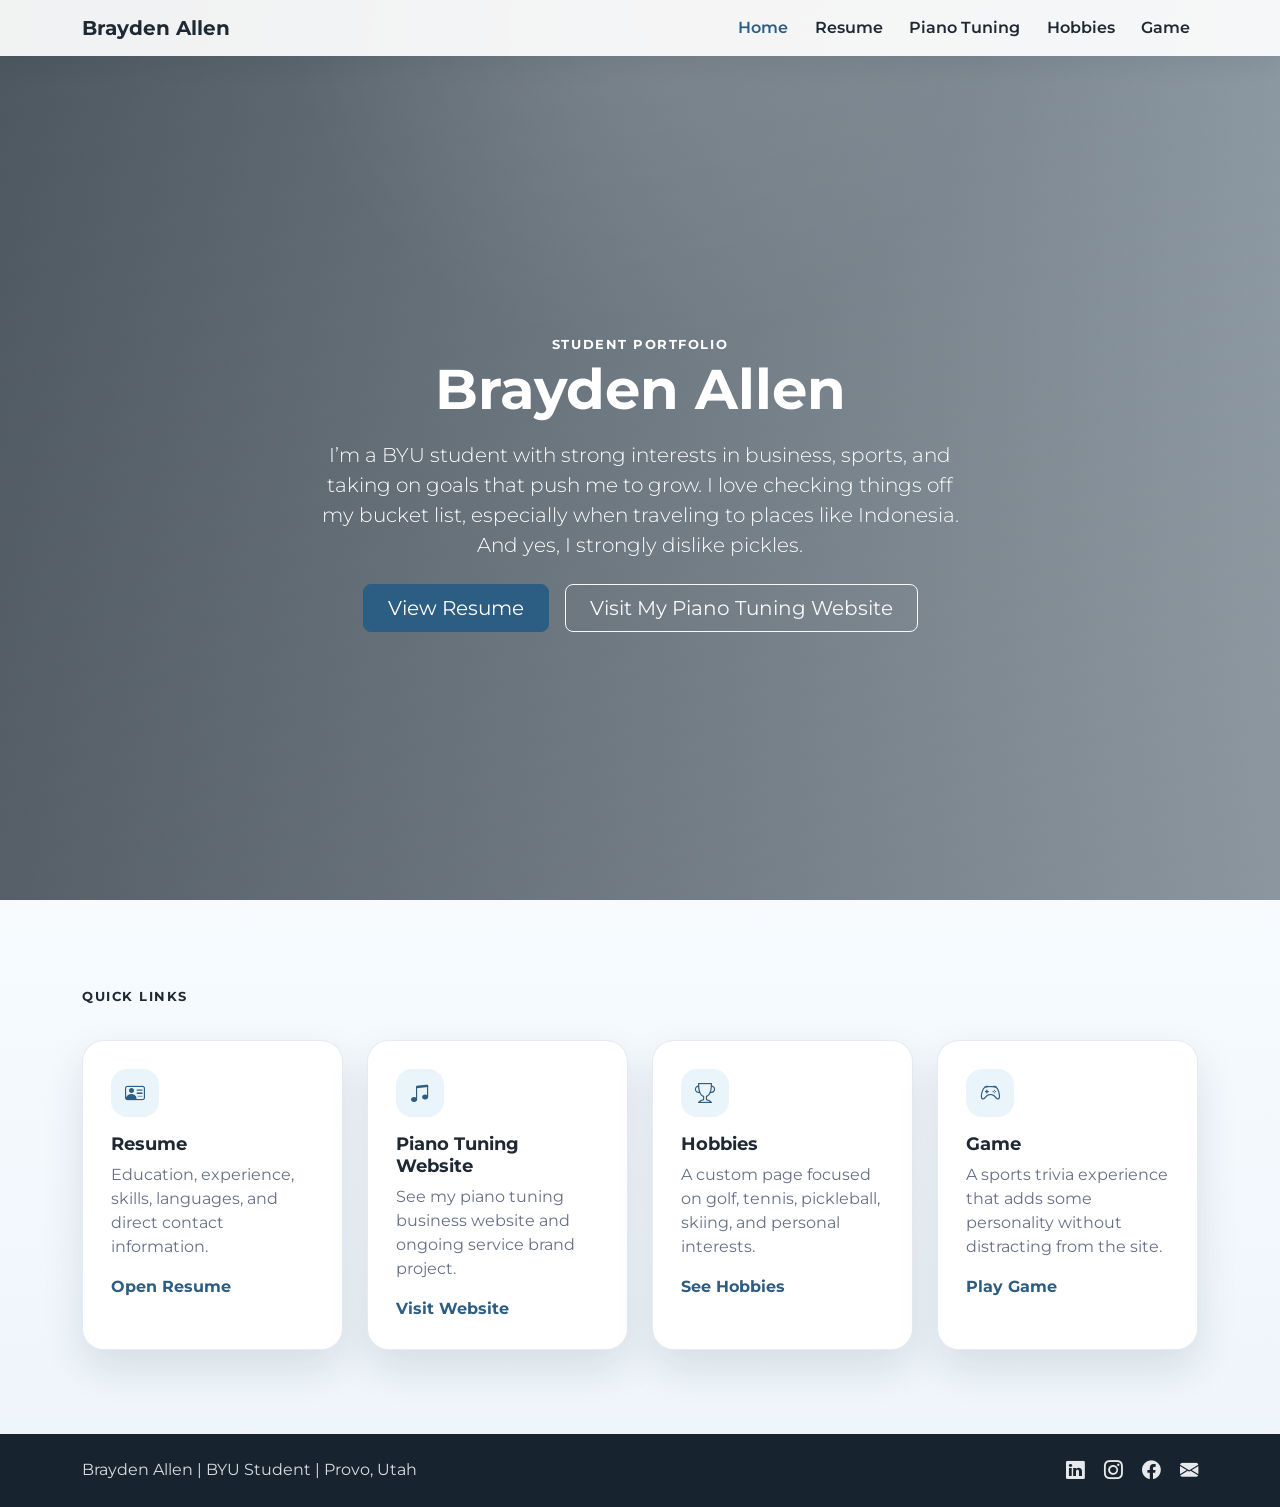
<file: index.html>
<!DOCTYPE html>
<html lang="en">
<head>
  <meta charset="UTF-8">
  <meta name="viewport" content="width=device-width, initial-scale=1.0">
  <title>Brayden Allen | BYU Student</title>
  <meta name="description" content="Brayden Allen portfolio featuring a polished resume, piano tuning website, hobbies, and sports trivia.">
  <link rel="preconnect" href="https://fonts.googleapis.com">
  <link rel="preconnect" href="https://fonts.gstatic.com" crossorigin>
  <link href="https://fonts.googleapis.com/css2?family=Montserrat:wght@400;500;600;700;800&display=swap" rel="stylesheet">
  <link href="https://cdn.jsdelivr.net/npm/bootstrap@5.3.3/dist/css/bootstrap.min.css" rel="stylesheet">
  <link rel="stylesheet" href="https://cdn.jsdelivr.net/npm/bootstrap-icons@1.11.3/font/bootstrap-icons.min.css">
  <link rel="stylesheet" href="css/styles.css">
</head>
<body>
  <nav class="navbar navbar-expand-lg navbar-light fixed-top site-navbar">
    <div class="container">
      <a class="navbar-brand fw-bold" href="index.html">Brayden Allen</a>
      <button class="navbar-toggler" type="button" data-bs-toggle="collapse" data-bs-target="#mainNav" aria-controls="mainNav" aria-expanded="false" aria-label="Toggle navigation">
        <span class="navbar-toggler-icon"></span>
      </button>
      <div class="collapse navbar-collapse" id="mainNav">
        <ul class="navbar-nav ms-auto align-items-lg-center">
          <li class="nav-item"><a class="nav-link active" href="index.html">Home</a></li>
          <li class="nav-item"><a class="nav-link" href="resume.html">Resume</a></li>
          <li class="nav-item"><a class="nav-link" href="piano-tuning/index.html">Piano Tuning</a></li>
          <li class="nav-item"><a class="nav-link" href="scratch.html">Hobbies</a></li>
          <li class="nav-item"><a class="nav-link" href="game.html">Game</a></li>
        </ul>
      </div>
    </div>
  </nav>

  <header class="hero-section d-flex align-items-center">
    <div class="hero-overlay"></div>
    <div class="container position-relative">
      <div class="row justify-content-center text-center">
        <div class="col-lg-8 col-xl-7">
          <span class="eyebrow">Student Portfolio</span>
          <h1 class="display-4 fw-bold mb-3">Brayden Allen</h1>
          <p class="lead hero-copy mb-4">I’m a BYU student with strong interests in business, sports, and taking on goals that push me to grow. I love checking things off my bucket list, especially when traveling to places like Indonesia. And yes, I strongly dislike pickles.</p>
          <div class="d-flex flex-wrap gap-3 justify-content-center">
            <a class="btn btn-primary btn-lg px-4" href="resume.html">View Resume</a>
            <a class="btn btn-outline-light btn-lg px-4" href="piano-tuning/index.html">Visit My Piano Tuning Website</a>
          </div>
        </div>
      </div>
    </div>
  </header>

  <main>
    <section class="section-pad light-panel">
      <div class="container">
        <div class="section-header-tight">
          <span class="section-kicker">Quick Links</span>
        </div>
        <div class="row g-4">
          <div class="col-md-6 col-xl-3">
            <div class="feature-card h-100">
              <div class="feature-icon"><i class="bi bi-person-vcard"></i></div>
              <h3>Resume</h3>
              <p>Education, experience, skills, languages, and direct contact information.</p>
              <a href="resume.html" class="feature-link">Open Resume</a>
            </div>
          </div>
          <div class="col-md-6 col-xl-3">
            <div class="feature-card h-100">
              <div class="feature-icon"><i class="bi bi-music-note-beamed"></i></div>
              <h3>Piano Tuning Website</h3>
              <p>See my piano tuning business website and ongoing service brand project.</p>
              <a href="piano-tuning/index.html" class="feature-link">Visit Website</a>
            </div>
          </div>
          <div class="col-md-6 col-xl-3">
            <div class="feature-card h-100">
              <div class="feature-icon"><i class="bi bi-trophy"></i></div>
              <h3>Hobbies</h3>
              <p>A custom page focused on golf, tennis, pickleball, skiing, and personal interests.</p>
              <a href="scratch.html" class="feature-link">See Hobbies</a>
            </div>
          </div>
          <div class="col-md-6 col-xl-3">
            <div class="feature-card h-100">
              <div class="feature-icon"><i class="bi bi-controller"></i></div>
              <h3>Game</h3>
              <p>A sports trivia experience that adds some personality without distracting from the site.</p>
              <a href="game.html" class="feature-link">Play Game</a>
            </div>
          </div>
        </div>
      </div>
    </section>
  </main>

  <footer class="site-footer">
    <div class="container">
      <div class="row align-items-center g-3">
        <div class="col-md-6">
          <p class="mb-0">Brayden Allen | BYU Student | Provo, Utah</p>
        </div>
        <div class="col-md-6 text-md-end">
          <a href="https://www.linkedin.com/in/braydenallen24" target="_blank" rel="noopener noreferrer" aria-label="LinkedIn"><i class="bi bi-linkedin"></i></a>
          <a href="https://www.instagram.com/braydenallen24/" target="_blank" rel="noopener noreferrer" aria-label="Instagram"><i class="bi bi-instagram"></i></a>
          <a href="https://www.facebook.com/braydenallen24/" target="_blank" rel="noopener noreferrer" aria-label="Facebook"><i class="bi bi-facebook"></i></a>
          <a href="mailto:braydenallen1@icloud.com" aria-label="Email"><i class="bi bi-envelope-fill"></i></a>
        </div>
      </div>
    </div>
  </footer>

  <script src="https://cdn.jsdelivr.net/npm/bootstrap@5.3.3/dist/js/bootstrap.bundle.min.js"></script>
</body>
</html>
</file>
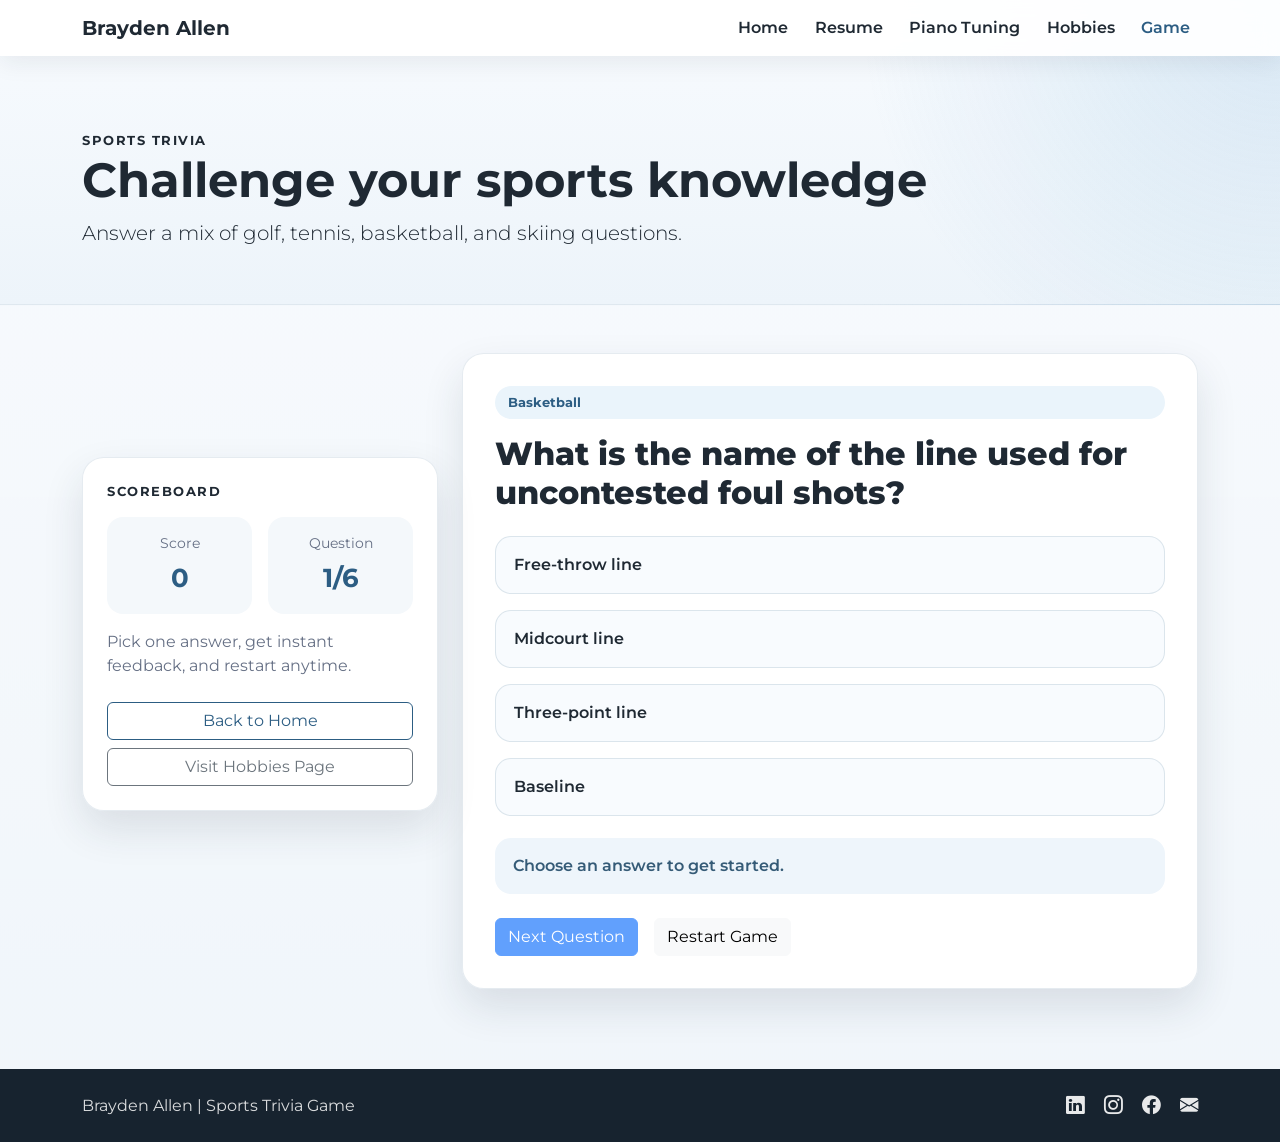
<file: game.html>
<!DOCTYPE html>
<html lang="en">
<head>
  <meta charset="UTF-8">
  <meta name="viewport" content="width=device-width, initial-scale=1.0">
  <title>Sports Trivia Game | Brayden Allen</title>
  <meta name="description" content="Interactive sports trivia game for Brayden Allen's IS 201 project.">
  <link rel="preconnect" href="https://fonts.googleapis.com">
  <link rel="preconnect" href="https://fonts.gstatic.com" crossorigin>
  <link href="https://fonts.googleapis.com/css2?family=Montserrat:wght@400;500;600;700;800&display=swap" rel="stylesheet">
  <link href="https://cdn.jsdelivr.net/npm/bootstrap@5.3.3/dist/css/bootstrap.min.css" rel="stylesheet">
  <link rel="stylesheet" href="https://cdn.jsdelivr.net/npm/bootstrap-icons@1.11.3/font/bootstrap-icons.min.css">
  <link rel="stylesheet" href="css/styles.css">
  <link rel="stylesheet" href="css/game.css">
</head>
<body class="inner-page-body">
  <nav class="navbar navbar-expand-lg navbar-light fixed-top site-navbar">
    <div class="container">
      <a class="navbar-brand fw-bold" href="index.html">Brayden Allen</a>
      <button class="navbar-toggler" type="button" data-bs-toggle="collapse" data-bs-target="#mainNav" aria-controls="mainNav" aria-expanded="false" aria-label="Toggle navigation">
        <span class="navbar-toggler-icon"></span>
      </button>
      <div class="collapse navbar-collapse" id="mainNav">
        <ul class="navbar-nav ms-auto align-items-lg-center">
          <li class="nav-item"><a class="nav-link" href="index.html">Home</a></li>
          <li class="nav-item"><a class="nav-link" href="resume.html">Resume</a></li>
          <li class="nav-item"><a class="nav-link" href="piano-tuning/index.html">Piano Tuning</a></li>
          <li class="nav-item"><a class="nav-link" href="scratch.html">Hobbies</a></li>
          <li class="nav-item"><a class="nav-link active" href="game.html">Game</a></li>
        </ul>
      </div>
    </div>
  </nav>

  <header class="inner-hero game-hero">
    <div class="container">
      <span class="section-kicker">Sports Trivia</span>
      <h1 class="display-5 fw-bold">Challenge your sports knowledge</h1>
      <p class="lead mb-0">Answer a mix of golf, tennis, basketball, and skiing questions.</p>
    </div>
  </header>

  <main class="game-page">
    <div class="container">
      <div class="row g-4">
        <div class="col-lg-4">
          <aside class="game-sidebar">
            <p class="sidebar-label">Scoreboard</p>
            <div class="score-panel">
              <div>
                <span class="score-title">Score</span>
                <strong id="score">0</strong>
              </div>
              <div>
                <span class="score-title">Question</span>
                <strong><span id="current-question">1</span>/<span id="total-questions">6</span></strong>
              </div>
            </div>
            <p class="text-muted mb-4">Pick one answer, get instant feedback, and restart anytime.</p>
            <div class="game-links">
              <a class="btn btn-outline-primary w-100 mb-2" href="index.html">Back to Home</a>
              <a class="btn btn-outline-secondary w-100" href="scratch.html">Visit Hobbies Page</a>
            </div>
          </aside>
        </div>
        <div class="col-lg-8">
          <section class="game-shell">
            <div class="category-pill" id="category-pill">Category</div>
            <h2 id="question-text">Question text loads here.</h2>
            <div id="answer-buttons" class="answer-grid">
              <!-- Answer buttons are generated by JavaScript -->
            </div>
            <div id="feedback-box" class="feedback-box">Choose an answer to get started.</div>
            <div class="game-actions">
              <button id="next-btn" class="btn btn-primary" disabled>Next Question</button>
              <button id="restart-btn" class="btn btn-light">Restart Game</button>
            </div>
          </section>
        </div>
      </div>
    </div>
  </main>

  <footer class="site-footer">
    <div class="container">
      <div class="row align-items-center g-3">
        <div class="col-md-6">
          <p class="mb-0">Brayden Allen | Sports Trivia Game</p>
        </div>
        <div class="col-md-6 text-md-end">
          <a href="https://www.linkedin.com/in/braydenallen24" target="_blank" rel="noopener noreferrer" aria-label="LinkedIn"><i class="bi bi-linkedin"></i></a>
          <a href="https://www.instagram.com/braydenallen24/" target="_blank" rel="noopener noreferrer" aria-label="Instagram"><i class="bi bi-instagram"></i></a>
          <a href="https://www.facebook.com/braydenallen24/" target="_blank" rel="noopener noreferrer" aria-label="Facebook"><i class="bi bi-facebook"></i></a>
          <a href="mailto:braydenallen1@icloud.com" aria-label="Email"><i class="bi bi-envelope-fill"></i></a>
        </div>
      </div>
    </div>
  </footer>

  <script src="https://cdn.jsdelivr.net/npm/bootstrap@5.3.3/dist/js/bootstrap.bundle.min.js"></script>
  <script src="js/game.js"></script>
</body>
</html>
</file>
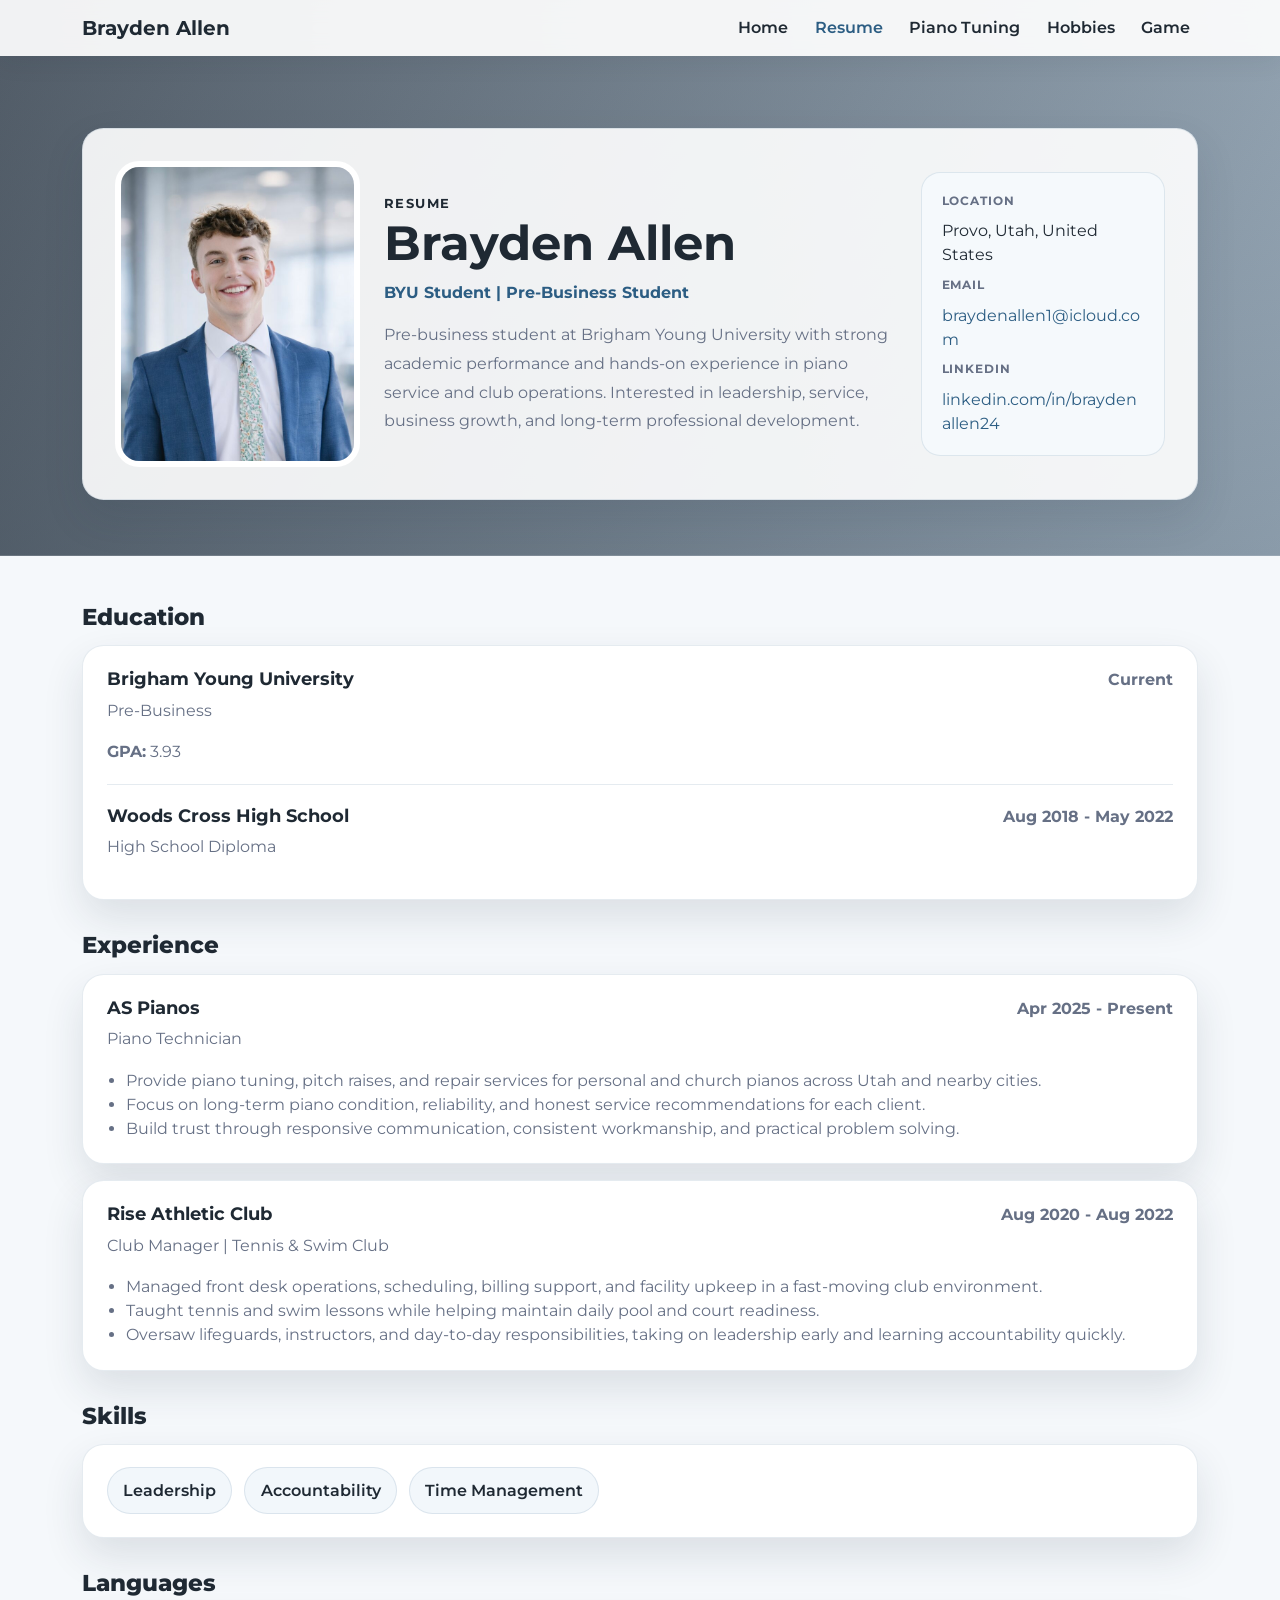
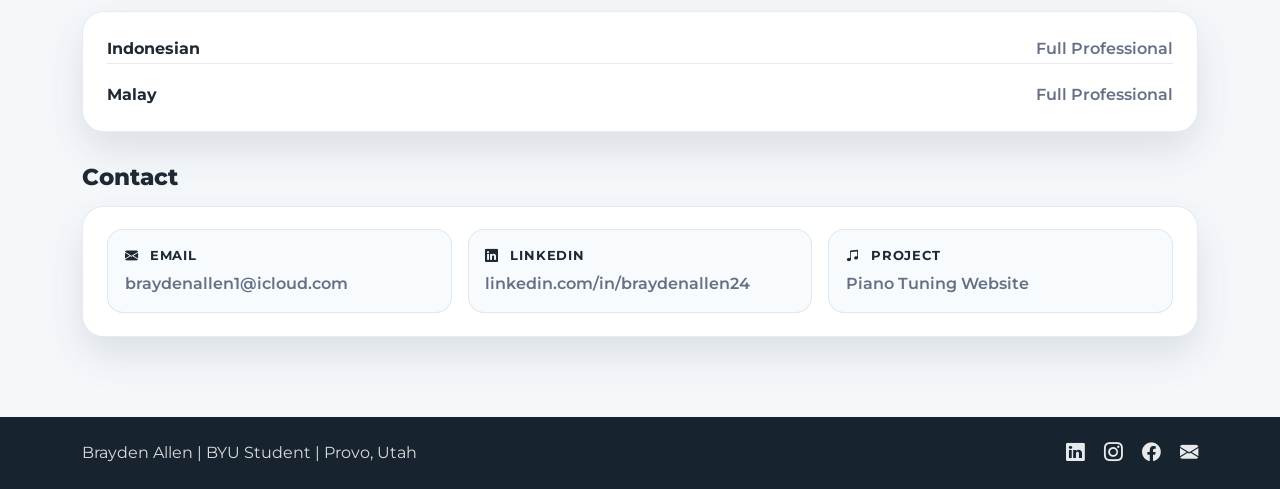
<file: resume.html>
<!DOCTYPE html>
<html lang="en">
<head>
  <meta charset="UTF-8">
  <meta name="viewport" content="width=device-width, initial-scale=1.0">
  <title>Resume | Brayden Allen</title>
  <meta name="description" content="Resume page for Brayden Allen, BYU pre-business student.">
  <link rel="preconnect" href="https://fonts.googleapis.com">
  <link rel="preconnect" href="https://fonts.gstatic.com" crossorigin>
  <link href="https://fonts.googleapis.com/css2?family=Montserrat:wght@400;500;600;700;800&display=swap" rel="stylesheet">
  <link href="https://cdn.jsdelivr.net/npm/bootstrap@5.3.3/dist/css/bootstrap.min.css" rel="stylesheet">
  <link rel="stylesheet" href="https://cdn.jsdelivr.net/npm/bootstrap-icons@1.11.3/font/bootstrap-icons.min.css">
  <link rel="stylesheet" href="css/styles.css">
</head>
<body class="inner-page-body">
  <nav class="navbar navbar-expand-lg navbar-light fixed-top site-navbar">
    <div class="container">
      <a class="navbar-brand fw-bold" href="index.html">Brayden Allen</a>
      <button class="navbar-toggler" type="button" data-bs-toggle="collapse" data-bs-target="#mainNav" aria-controls="mainNav" aria-expanded="false" aria-label="Toggle navigation">
        <span class="navbar-toggler-icon"></span>
      </button>
      <div class="collapse navbar-collapse" id="mainNav">
        <ul class="navbar-nav ms-auto align-items-lg-center">
          <li class="nav-item"><a class="nav-link" href="index.html">Home</a></li>
          <li class="nav-item"><a class="nav-link active" href="resume.html">Resume</a></li>
          <li class="nav-item"><a class="nav-link" href="piano-tuning/index.html">Piano Tuning</a></li>
          <li class="nav-item"><a class="nav-link" href="scratch.html">Hobbies</a></li>
          <li class="nav-item"><a class="nav-link" href="game.html">Game</a></li>
        </ul>
      </div>
    </div>
  </nav>

  <header class="inner-hero resume-banner">
    <div class="resume-banner-overlay"></div>
    <div class="container">
      <div class="resume-hero-card">
        <div class="row align-items-center g-4">
          <div class="col-lg-3 text-center text-lg-start">
            <img src="images/headshot.jpg" class="resume-headshot" alt="Professional headshot of Brayden Allen">
          </div>
          <div class="col-lg-6">
            <span class="section-kicker">Resume</span>
            <h1 class="display-5 fw-bold mb-2">Brayden Allen</h1>
            <p class="resume-subtitle mb-3">BYU Student | Pre-Business Student</p>
            <p class="resume-summary mb-0">Pre-business student at Brigham Young University with strong academic performance and hands-on experience in piano service and club operations. Interested in leadership, service, business growth, and long-term professional development.</p>
          </div>
          <div class="col-lg-3">
            <div class="resume-contact-card">
              <p class="contact-label">Location</p>
              <p>Provo, Utah, United States</p>
              <p class="contact-label">Email</p>
              <p><a href="mailto:braydenallen1@icloud.com">braydenallen1@icloud.com</a></p>
              <p class="contact-label">LinkedIn</p>
              <p class="mb-0"><a href="https://www.linkedin.com/in/braydenallen24" target="_blank" rel="noopener noreferrer">linkedin.com/in/braydenallen24</a></p>
            </div>
          </div>
        </div>
      </div>
    </div>
  </header>

  <main class="resume-main">
    <div class="container">
      <section class="resume-block">
        <div class="resume-heading">
          <h2>Education</h2>
        </div>
        <div class="resume-card">
          <article class="resume-entry">
            <div class="resume-entry-top">
              <div>
                <h3>Brigham Young University</h3>
                <p class="resume-role mb-1">Pre-Business</p>
              </div>
              <p class="resume-date">Current</p>
            </div>
            <p class="resume-detail mb-0"><strong>GPA:</strong> 3.93</p>
          </article>
          <article class="resume-entry resume-entry-divider">
            <div class="resume-entry-top">
              <div>
                <h3>Woods Cross High School</h3>
                <p class="resume-role mb-1">High School Diploma</p>
              </div>
              <p class="resume-date">Aug 2018 - May 2022</p>
            </div>
          </article>
        </div>
      </section>

      <section class="resume-block">
        <div class="resume-heading">
          <h2>Experience</h2>
        </div>
        <div class="resume-stack">
          <article class="resume-card">
            <div class="resume-entry-top">
              <div>
                <h3>AS Pianos</h3>
                <p class="resume-role mb-1">Piano Technician</p>
              </div>
              <p class="resume-date">Apr 2025 - Present</p>
            </div>
            <ul class="resume-list">
              <li>Provide piano tuning, pitch raises, and repair services for personal and church pianos across Utah and nearby cities.</li>
              <li>Focus on long-term piano condition, reliability, and honest service recommendations for each client.</li>
              <li>Build trust through responsive communication, consistent workmanship, and practical problem solving.</li>
            </ul>
          </article>
          <article class="resume-card">
            <div class="resume-entry-top">
              <div>
                <h3>Rise Athletic Club</h3>
                <p class="resume-role mb-1">Club Manager | Tennis &amp; Swim Club</p>
              </div>
              <p class="resume-date">Aug 2020 - Aug 2022</p>
            </div>
            <ul class="resume-list">
              <li>Managed front desk operations, scheduling, billing support, and facility upkeep in a fast-moving club environment.</li>
              <li>Taught tennis and swim lessons while helping maintain daily pool and court readiness.</li>
              <li>Oversaw lifeguards, instructors, and day-to-day responsibilities, taking on leadership early and learning accountability quickly.</li>
            </ul>
          </article>
        </div>
      </section>

      <section class="resume-block">
        <div class="resume-heading">
          <h2>Skills</h2>
        </div>
        <div class="resume-card">
          <div class="skill-group">
            <span class="skill-badge">Leadership</span>
            <span class="skill-badge">Accountability</span>
            <span class="skill-badge">Time Management</span>
          </div>
        </div>
      </section>

      <section class="resume-block">
        <div class="resume-heading">
          <h2>Languages</h2>
        </div>
        <div class="resume-card">
          <div class="language-list">
            <div class="language-item">
              <span class="language-name">Indonesian</span>
              <span class="language-level">Full Professional</span>
            </div>
            <div class="language-item">
              <span class="language-name">Malay</span>
              <span class="language-level">Full Professional</span>
            </div>
          </div>
        </div>
      </section>

      <section class="resume-block">
        <div class="resume-heading">
          <h2>Contact</h2>
        </div>
        <div class="resume-card contact-strip">
          <a class="contact-item" href="mailto:braydenallen1@icloud.com">
            <span class="contact-item-label"><i class="bi bi-envelope-fill"></i> Email</span>
            <span class="contact-item-value">braydenallen1@icloud.com</span>
          </a>
          <a class="contact-item" href="https://www.linkedin.com/in/braydenallen24" target="_blank" rel="noopener noreferrer">
            <span class="contact-item-label"><i class="bi bi-linkedin"></i> LinkedIn</span>
            <span class="contact-item-value">linkedin.com/in/braydenallen24</span>
          </a>
          <a class="contact-item" href="piano-tuning/index.html">
            <span class="contact-item-label"><i class="bi bi-music-note-beamed"></i> Project</span>
            <span class="contact-item-value">Piano Tuning Website</span>
          </a>
        </div>
      </section>
    </div>
  </main>

  <footer class="site-footer">
    <div class="container">
      <div class="row align-items-center g-3">
        <div class="col-md-6">
          <p class="mb-0">Brayden Allen | BYU Student | Provo, Utah</p>
        </div>
        <div class="col-md-6 text-md-end">
          <a href="https://www.linkedin.com/in/braydenallen24" target="_blank" rel="noopener noreferrer" aria-label="LinkedIn"><i class="bi bi-linkedin"></i></a>
          <a href="https://www.instagram.com/braydenallen24/" target="_blank" rel="noopener noreferrer" aria-label="Instagram"><i class="bi bi-instagram"></i></a>
          <a href="https://www.facebook.com/braydenallen24/" target="_blank" rel="noopener noreferrer" aria-label="Facebook"><i class="bi bi-facebook"></i></a>
          <a href="mailto:braydenallen1@icloud.com" aria-label="Email"><i class="bi bi-envelope-fill"></i></a>
        </div>
      </div>
    </div>
  </footer>

  <script src="https://cdn.jsdelivr.net/npm/bootstrap@5.3.3/dist/js/bootstrap.bundle.min.js"></script>
</body>
</html>
</file>
<file: css/styles.css>
:root {
  --primary: #6ba7d6;
  --primary-dark: #2c5d83;
  --primary-soft: #eaf4fb;
  --ink: #1f2933;
  --muted: #667085;
  --line: rgba(44, 93, 131, 0.12);
  --card: #ffffff;
  --panel: #f5f8fb;
  --shadow: 0 18px 40px rgba(29, 49, 66, 0.12);
}

html {
  scroll-behavior: smooth;
}

body {
  font-family: "Montserrat", sans-serif;
  color: var(--ink);
  background: #ffffff;
}

.site-navbar {
  background: rgba(255, 255, 255, 0.92);
  backdrop-filter: blur(10px);
  box-shadow: 0 6px 24px rgba(22, 35, 49, 0.08);
}

.navbar-brand,
.nav-link {
  color: var(--ink) !important;
}

.nav-link {
  font-weight: 600;
  margin-left: 0.65rem;
}

.nav-link.active,
.nav-link:hover {
  color: var(--primary-dark) !important;
}

.hero-section {
  min-height: 100vh;
  padding: 8rem 0 4rem;
  position: relative;
  color: #ffffff;
  background-image:
    linear-gradient(120deg, rgba(13, 28, 41, 0.72), rgba(30, 67, 98, 0.36)),
    url("https://c4.wallpaperflare.com/wallpaper/262/64/34/sky-mount-bromo-bromo-tengger-semeru-national-park-indonesia-wallpaper-preview.jpg");
  background-size: cover;
  background-position: center;
}

.hero-section-byu {
  background-image:
    linear-gradient(120deg, rgba(10, 24, 39, 0.82), rgba(33, 72, 105, 0.48)),
    url("https://marriott.byu.edu/graduation/wp-content/uploads/sites/59/grad1-960x405.jpg");
}

.hero-overlay {
  position: absolute;
  inset: 0;
  background:
    radial-gradient(circle at top center, rgba(255, 255, 255, 0.1), transparent 32%),
    linear-gradient(180deg, rgba(0, 0, 0, 0.05), rgba(0, 0, 0, 0.2));
}

.eyebrow,
.section-kicker,
.callout-label,
.sidebar-label {
  letter-spacing: 0.12em;
  text-transform: uppercase;
  font-size: 0.8rem;
  font-weight: 700;
}

.hero-tagline {
  font-size: 1.15rem;
  font-weight: 700;
  color: #d7ebfb;
}

.hero-copy,
.section-copy {
  max-width: 700px;
}

.hero-copy {
  margin-inline: auto;
}

.section-pad {
  padding: 5.25rem 0;
}

.section-title {
  font-size: clamp(2rem, 4vw, 2.8rem);
  font-weight: 800;
  margin-bottom: 1rem;
}

.muted-copy,
.text-muted {
  color: var(--muted) !important;
}

.light-panel {
  background: linear-gradient(180deg, #f7fbfe, #eef5fb);
}

.shadow-soft {
  box-shadow: var(--shadow);
}

.headshot-placeholder,
.headshot-portrait,
.resume-headshot {
  width: min(300px, 100%);
  aspect-ratio: 4 / 5;
  object-fit: cover;
  object-position: center 18%;
  border-radius: 1.5rem;
  border: 6px solid #ffffff;
}

.hero-headshot {
  width: min(220px, 48vw);
  aspect-ratio: 1 / 1.08;
  object-fit: cover;
  object-position: center 16%;
  border-radius: 1.6rem;
  border: 5px solid rgba(255, 255, 255, 0.94);
  margin: 0 auto 1.5rem;
}

.feature-card,
.callout-panel,
.resume-card,
.game-sidebar,
.game-shell,
.mini-highlight,
.resume-hero-card {
  background: var(--card);
  border: 1px solid var(--line);
  border-radius: 1.35rem;
  box-shadow: var(--shadow);
}

.feature-card {
  padding: 1.75rem;
}

.feature-card h3,
.mini-highlight h3,
.resume-card h3,
.language-item h3 {
  font-size: 1.15rem;
  font-weight: 700;
}

.feature-card p,
.mini-highlight p,
.callout-panel p,
.resume-card p,
.resume-list li,
.language-item p {
  color: var(--muted);
}

.feature-icon {
  width: 3rem;
  height: 3rem;
  border-radius: 1rem;
  display: inline-flex;
  align-items: center;
  justify-content: center;
  background: var(--primary-soft);
  color: var(--primary-dark);
  font-size: 1.25rem;
  margin-bottom: 1rem;
}

.feature-link {
  color: var(--primary-dark);
  font-weight: 700;
  text-decoration: none;
}

.mini-highlight {
  padding: 1.2rem 1.1rem;
  height: 100%;
}

.callout-panel {
  padding: 2rem;
  display: flex;
  flex-direction: column;
  justify-content: center;
  background: linear-gradient(180deg, #ffffff, #f4f9fd);
}

.section-header-tight {
  margin-bottom: 2rem;
  max-width: 650px;
}

.btn-primary {
  background: var(--primary-dark);
  border-color: var(--primary-dark);
}

.btn-primary:hover,
.btn-primary:focus {
  background: #1e4868;
  border-color: #1e4868;
}

.btn-outline-primary {
  color: var(--primary-dark);
  border-color: var(--primary-dark);
}

.btn-outline-primary:hover {
  background: var(--primary-dark);
  border-color: var(--primary-dark);
}

.site-footer {
  background: #17232f;
  color: rgba(255, 255, 255, 0.84);
  padding: 1.4rem 0;
}

.site-footer a {
  color: rgba(255, 255, 255, 0.9);
  text-decoration: none;
  font-size: 1.15rem;
  margin-left: 1rem;
}

.site-footer a:hover {
  color: #ffffff;
}

.inner-page-body {
  background: var(--panel);
}

.inner-hero {
  padding: 8rem 0 3.5rem;
  background:
    radial-gradient(circle at top left, rgba(107, 167, 214, 0.22), transparent 34%),
    linear-gradient(180deg, #f7fbfe, #edf5fb);
  border-bottom: 1px solid var(--line);
  position: relative;
  overflow: hidden;
}

.resume-banner {
  background-image:
    linear-gradient(120deg, rgba(10, 24, 39, 0.72), rgba(33, 72, 105, 0.42)),
    url("https://marriott.byu.edu/graduation/wp-content/uploads/sites/59/grad1-960x405.jpg");
  background-size: cover;
  background-position: center;
  border-bottom: 0;
}

.resume-banner-overlay {
  position: absolute;
  inset: 0;
  background: linear-gradient(180deg, rgba(255, 255, 255, 0.04), rgba(8, 16, 24, 0.12));
}

.resume-main,
.game-page {
  padding: 3rem 0 5rem;
}

.resume-hero-card {
  padding: 2rem;
  position: relative;
  z-index: 1;
  background: rgba(255, 255, 255, 0.9);
}

.resume-subtitle {
  color: var(--primary-dark);
  font-weight: 700;
}

.resume-summary {
  color: var(--muted);
  line-height: 1.8;
}

.resume-contact-card {
  background: #f5f9fc;
  border: 1px solid var(--line);
  border-radius: 1.2rem;
  padding: 1.2rem 1.25rem;
  height: 100%;
}

.resume-contact-card p {
  margin-bottom: 0.55rem;
  color: var(--ink);
}

.resume-contact-card a {
  color: var(--primary-dark);
  text-decoration: none;
  word-break: break-word;
}

.contact-label {
  margin-bottom: 0.2rem;
  color: var(--muted) !important;
  font-size: 0.78rem;
  font-weight: 700;
  text-transform: uppercase;
  letter-spacing: 0.08em;
}

.resume-block + .resume-block {
  margin-top: 2rem;
}

.resume-heading {
  display: block;
  margin-bottom: 0.85rem;
}

.resume-heading h2 {
  margin-bottom: 0;
  font-size: 1.45rem;
  font-weight: 800;
}

.resume-chip,
.category-pill {
  background: var(--primary-soft);
  color: var(--primary-dark);
  border-radius: 999px;
  padding: 0.45rem 0.8rem;
  font-size: 0.8rem;
  font-weight: 700;
}

.resume-card {
  padding: 1.4rem 1.5rem;
}

.resume-stack {
  display: grid;
  gap: 1rem;
}

.resume-entry + .resume-entry {
  margin-top: 1.25rem;
}

.resume-entry-divider {
  padding-top: 1.25rem;
  border-top: 1px solid var(--line);
}

.resume-entry-top {
  display: flex;
  justify-content: space-between;
  align-items: flex-start;
  gap: 1rem;
  margin-bottom: 0.85rem;
}

.resume-date {
  color: var(--primary-dark);
  font-weight: 700;
  margin-bottom: 0;
}

.resume-role,
.resume-detail {
  color: var(--muted);
}

.resume-list {
  margin-bottom: 0;
  padding-left: 1.2rem;
}

.skill-group {
  display: flex;
  flex-wrap: wrap;
  gap: 0.75rem;
}

.skill-badge {
  display: inline-flex;
  padding: 0.65rem 0.95rem;
  border-radius: 999px;
  background: #f2f7fb;
  border: 1px solid var(--line);
  font-weight: 600;
}

.language-list {
  display: grid;
  gap: 1rem;
}

.language-item {
  display: flex;
  justify-content: space-between;
  align-items: center;
  gap: 1rem;
  padding: 0.15rem 0;
  border-bottom: 1px solid var(--line);
}

.language-item:last-child {
  border-bottom: 0;
}

.language-name {
  font-weight: 700;
  color: var(--ink);
}

.language-level {
  color: var(--muted);
  font-weight: 600;
}

.contact-strip {
  display: grid;
  grid-template-columns: repeat(3, minmax(0, 1fr));
  gap: 1rem;
}

.contact-item {
  display: flex;
  flex-direction: column;
  gap: 0.4rem;
  padding: 1rem 1.05rem;
  border-radius: 1rem;
  background: #f7fbfe;
  border: 1px solid var(--line);
  color: var(--primary-dark);
  text-decoration: none;
  min-width: 0;
}

.contact-item-label {
  color: var(--ink);
  font-size: 0.82rem;
  font-weight: 700;
  text-transform: uppercase;
  letter-spacing: 0.06em;
}

.contact-item-value {
  color: var(--muted);
  font-weight: 600;
  overflow-wrap: anywhere;
}

.contact-strip i {
  margin-right: 0.4rem;
}

@media (max-width: 991.98px) {
  .hero-section {
    min-height: auto;
    padding-top: 7rem;
  }

  .nav-link {
    margin-left: 0;
  }

  .resume-entry-top {
    flex-direction: column;
  }

  .contact-strip {
    grid-template-columns: 1fr;
  }
}

@media (max-width: 575.98px) {
  .section-pad {
    padding: 4.25rem 0;
  }

  .feature-card,
  .resume-card,
  .resume-hero-card {
    padding: 1.35rem;
  }

  .language-item {
    flex-direction: column;
    align-items: flex-start;
  }
}
</file>
<file: css/game.css>
.game-hero {
  background:
    radial-gradient(circle at top right, rgba(107, 167, 214, 0.22), transparent 32%),
    linear-gradient(180deg, #f8fbfe, #edf4fa);
}

.game-page {
  position: relative;
  overflow: hidden;
}

.game-page::before {
  content: "";
  position: absolute;
  inset: 0;
  background-image:
    linear-gradient(180deg, rgba(247, 251, 254, 0.94), rgba(237, 244, 250, 0.95)),
    url("https://png.pngtree.com/thumb_back/fw800/background/20250828/pngtree-assortment-of-sports-balls-on-grass-with-stadium-lights-image_17874145.webp");
  background-size: cover;
  background-position: center;
  opacity: 0.55;
  pointer-events: none;
}

.game-page .container {
  position: relative;
  z-index: 1;
}

.game-sidebar {
  padding: 1.5rem;
  position: sticky;
  top: 6.5rem;
}

.score-panel {
  display: grid;
  grid-template-columns: 1fr 1fr;
  gap: 1rem;
  margin-bottom: 1rem;
}

.score-panel > div {
  background: #f4f8fb;
  border-radius: 1rem;
  padding: 1rem;
  text-align: center;
}

.score-title {
  display: block;
  color: #667085;
  font-size: 0.85rem;
  margin-bottom: 0.3rem;
}

.score-panel strong {
  font-size: 1.65rem;
  color: #2c5d83;
}

.game-shell {
  padding: 2rem;
  background: rgba(255, 255, 255, 0.95);
}

.game-shell h2 {
  font-weight: 800;
  margin: 1rem 0 1.5rem;
}

.answer-grid {
  display: grid;
  gap: 1rem;
}

.answer-btn {
  width: 100%;
  text-align: left;
  padding: 1rem 1.1rem;
  border-radius: 1rem;
  border: 1px solid rgba(44, 93, 131, 0.14);
  background: #f8fbfe;
  font-weight: 600;
  color: #1f2933;
  transition: transform 0.2s ease, box-shadow 0.2s ease, border-color 0.2s ease;
}

.answer-btn:hover:not(:disabled) {
  transform: translateY(-2px);
  box-shadow: 0 12px 24px rgba(25, 47, 63, 0.09);
  border-color: #6ba7d6;
}

.answer-btn.correct {
  background: #e5f5ea;
  border-color: #2f8a57;
  color: #1e5a39;
}

.answer-btn.incorrect {
  background: #fdeeee;
  border-color: #cb4f4f;
  color: #8a2525;
}

.answer-btn:disabled {
  cursor: default;
  opacity: 1;
}

.feedback-box {
  margin-top: 1.4rem;
  padding: 1rem 1.1rem;
  border-radius: 1rem;
  background: #eef5fb;
  color: #355b77;
  font-weight: 600;
}

.feedback-box.success {
  background: #e5f5ea;
  color: #1f6b43;
}

.feedback-box.error {
  background: #fdeeee;
  color: #8a2525;
}

.game-actions {
  margin-top: 1.5rem;
  display: flex;
  gap: 1rem;
  flex-wrap: wrap;
}

.game-sidebar {
  background: rgba(255, 255, 255, 0.95);
}

@media (max-width: 991.98px) {
  .game-sidebar {
    position: static;
  }
}
</file>
